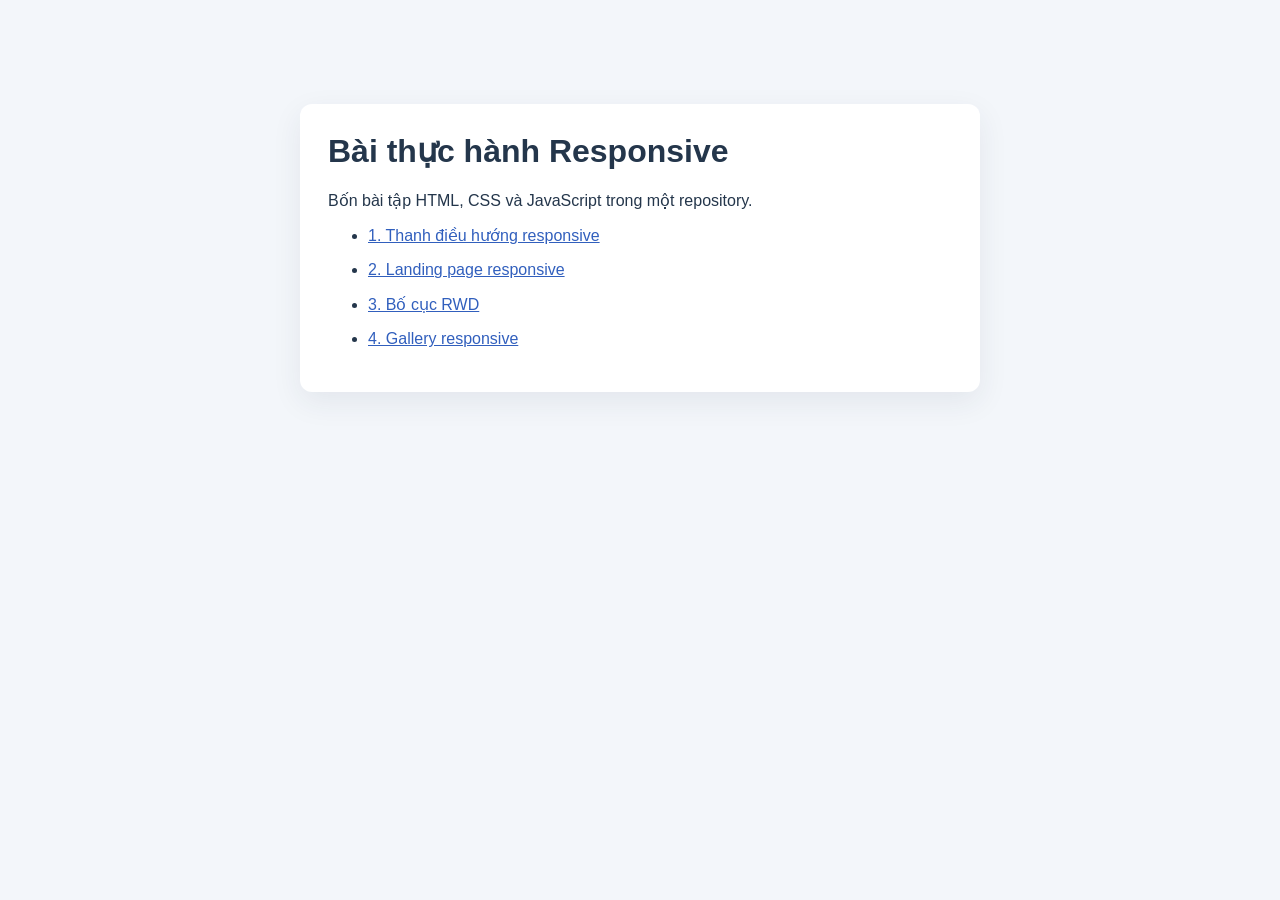
<file: index.html>
<!DOCTYPE html>
<html lang="vi">
<head>
  <meta charset="UTF-8">
  <meta name="viewport" content="width=device-width, initial-scale=1">
  <title>Bài thực hành Responsive</title>
  <link rel="stylesheet" href="style.css">
</head>
<body>
  <main>
    <h1>Bài thực hành Responsive</h1>
    <p>Bốn bài tập HTML, CSS và JavaScript trong một repository.</p>
    <ul>
      <li><a href="responsive-navbar/index.html">1. Thanh điều hướng responsive</a></li>
      <li><a href="landing-page/index.html">2. Landing page responsive</a></li>
      <li><a href="rwd-layout/index.html">3. Bố cục RWD</a></li>
      <li><a href="responsive-gallery/index.html">4. Gallery responsive</a></li>
    </ul>
  </main>
</body>
</html>
</file>
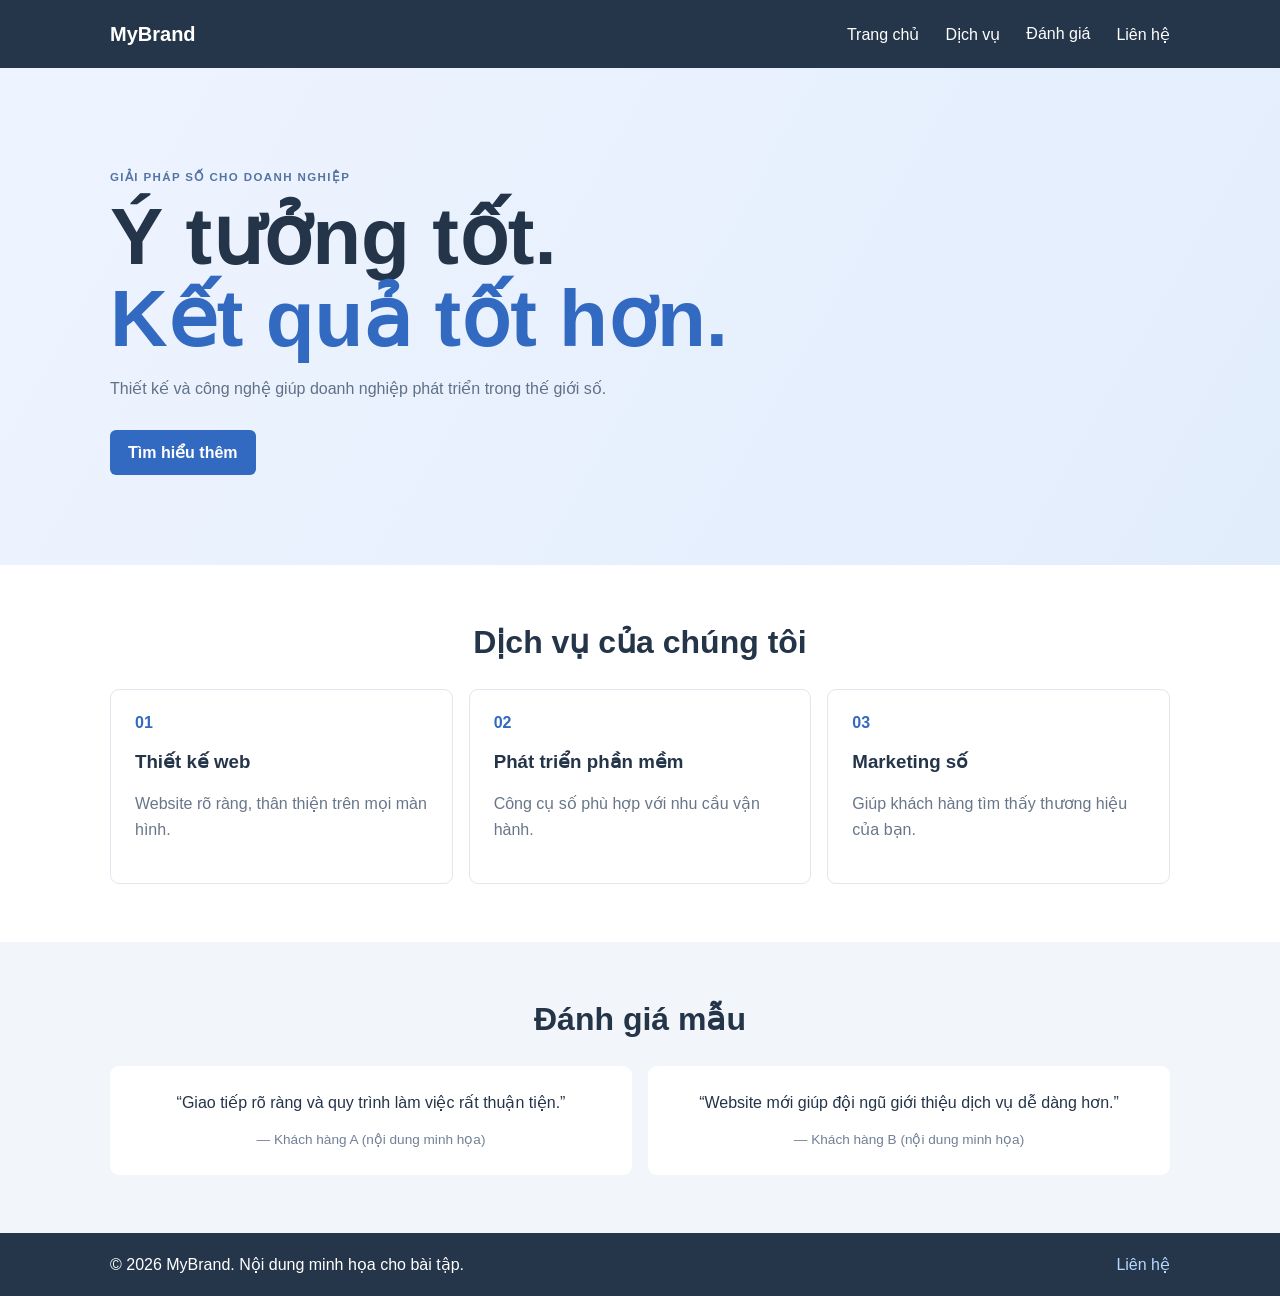
<file: landing-page/index.html>
<!DOCTYPE html>
<html lang="vi">
<head>
  <meta charset="UTF-8">
  <meta name="viewport" content="width=device-width, initial-scale=1">
  <title>MyBrand — Landing Page Responsive</title>
  <link rel="stylesheet" href="style.css">
</head>
<body>
  <header class="header">
    <a class="logo" href="#home">MyBrand</a>
    <nav class="nav" aria-label="Điều hướng">
      <ul><li><a href="#home">Trang chủ</a></li><li><a href="#services">Dịch vụ</a></li><li><a href="#reviews">Đánh giá</a></li><li><a href="#contact">Liên hệ</a></li></ul>
    </nav>
  </header>
  <main>
    <section class="hero" id="home">
      <p class="eyebrow">GIẢI PHÁP SỐ CHO DOANH NGHIỆP</p>
      <h1>Ý tưởng tốt.<br><span>Kết quả tốt hơn.</span></h1>
      <p>Thiết kế và công nghệ giúp doanh nghiệp phát triển trong thế giới số.</p>
      <a class="button" href="#services">Tìm hiểu thêm</a>
    </section>
    <section class="services" id="services">
      <h2>Dịch vụ của chúng tôi</h2>
      <div class="service-container">
        <article class="service"><span>01</span><h3>Thiết kế web</h3><p>Website rõ ràng, thân thiện trên mọi màn hình.</p></article>
        <article class="service"><span>02</span><h3>Phát triển phần mềm</h3><p>Công cụ số phù hợp với nhu cầu vận hành.</p></article>
        <article class="service"><span>03</span><h3>Marketing số</h3><p>Giúp khách hàng tìm thấy thương hiệu của bạn.</p></article>
      </div>
    </section>
    <section class="testimonials" id="reviews">
      <h2>Đánh giá mẫu</h2>
      <div class="testimonial-grid">
        <blockquote>“Giao tiếp rõ ràng và quy trình làm việc rất thuận tiện.”<cite>— Khách hàng A (nội dung minh họa)</cite></blockquote>
        <blockquote>“Website mới giúp đội ngũ giới thiệu dịch vụ dễ dàng hơn.”<cite>— Khách hàng B (nội dung minh họa)</cite></blockquote>
      </div>
    </section>
  </main>
  <footer class="footer" id="contact"><p>© 2026 MyBrand. Nội dung minh họa cho bài tập.</p><a href="mailto:hello@example.com">Liên hệ</a></footer>
</body>
</html>
</file>
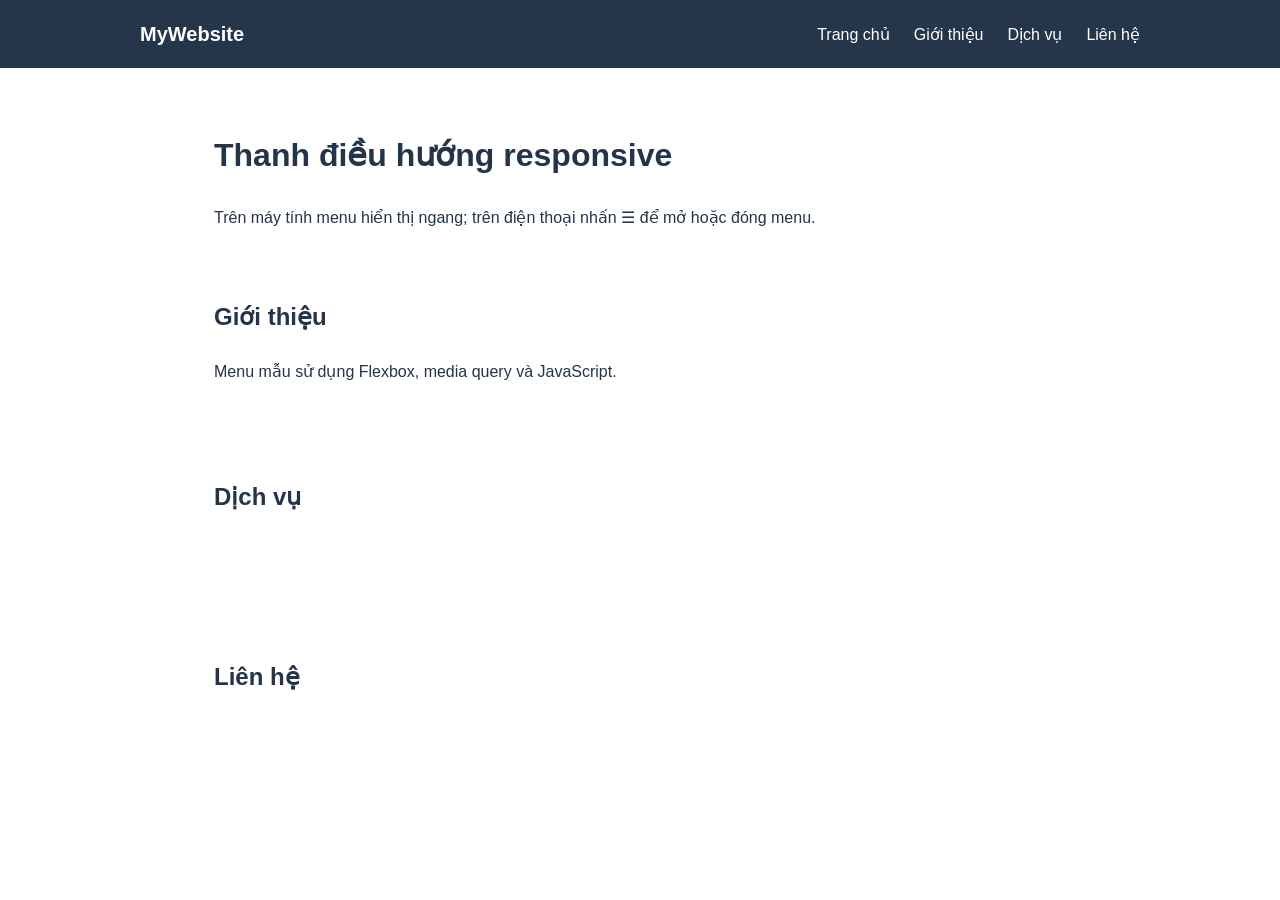
<file: responsive-navbar/index.html>
<!DOCTYPE html>
<html lang="vi">
<head>
  <meta charset="UTF-8">
  <meta name="viewport" content="width=device-width, initial-scale=1">
  <title>Responsive Navbar</title>
  <link rel="stylesheet" href="style.css">
  <script src="script.js" defer></script>
</head>
<body>
  <nav class="navbar" aria-label="Điều hướng chính">
    <a class="logo" href="#home">MyWebsite</a>
    <button class="menu-icon" type="button" aria-label="Mở menu" aria-expanded="false" aria-controls="navLinks">☰</button>
    <ul class="nav-links" id="navLinks">
      <li><a href="#home">Trang chủ</a></li>
      <li><a href="#about">Giới thiệu</a></li>
      <li><a href="#services">Dịch vụ</a></li>
      <li><a href="#contact">Liên hệ</a></li>
    </ul>
  </nav>
  <main id="home">
    <h1>Thanh điều hướng responsive</h1>
    <p>Trên máy tính menu hiển thị ngang; trên điện thoại nhấn ☰ để mở hoặc đóng menu.</p>
    <section id="about"><h2>Giới thiệu</h2><p>Menu mẫu sử dụng Flexbox, media query và JavaScript.</p></section>
    <section id="services"><h2>Dịch vụ</h2></section>
    <section id="contact"><h2>Liên hệ</h2></section>
  </main>
</body>
</html>
</file>
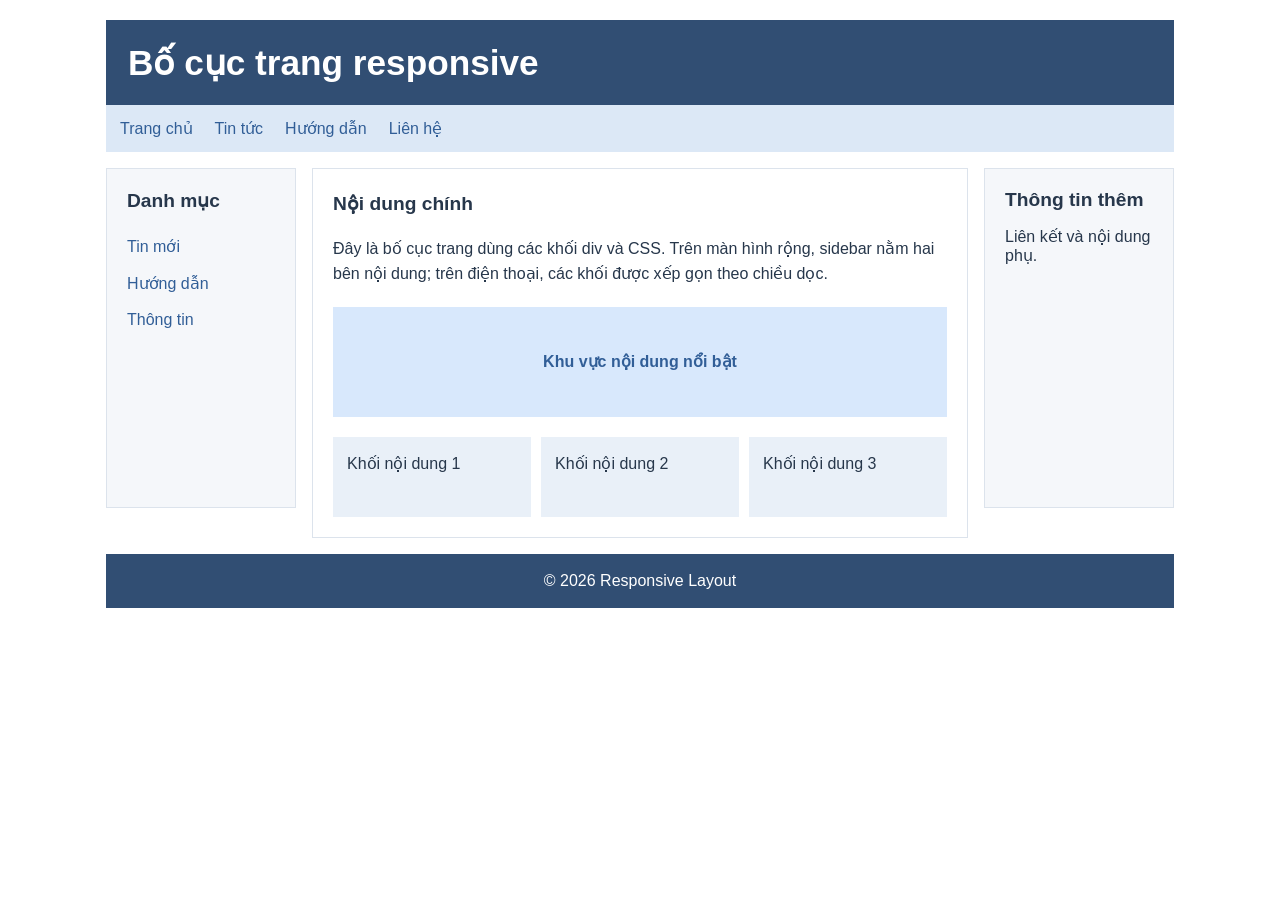
<file: rwd-layout/index.html>
<!DOCTYPE html>
<html lang="vi">
<head>
  <meta charset="UTF-8">
  <meta name="viewport" content="width=device-width, initial-scale=1">
  <title>Bố cục RWD</title>
  <link rel="stylesheet" href="style.css">
</head>
<body>
  <header class="header"><h1>Bố cục trang responsive</h1></header>
  <nav class="nav"><a href="#home">Trang chủ</a><a href="#news">Tin tức</a><a href="#guide">Hướng dẫn</a><a href="#contact">Liên hệ</a></nav>
  <main class="layout" id="home">
    <aside class="side side-left"><h2>Danh mục</h2><a href="#news">Tin mới</a><a href="#guide">Hướng dẫn</a><a href="#contact">Thông tin</a></aside>
    <section class="content" id="news"><h2>Nội dung chính</h2><p>Đây là bố cục trang dùng các khối div và CSS. Trên màn hình rộng, sidebar nằm hai bên nội dung; trên điện thoại, các khối được xếp gọn theo chiều dọc.</p><div class="feature" id="guide">Khu vực nội dung nổi bật</div><div class="cards"><article>Khối nội dung 1</article><article>Khối nội dung 2</article><article>Khối nội dung 3</article></div></section>
    <aside class="side side-right" id="contact"><h2>Thông tin thêm</h2><p>Liên kết và nội dung phụ.</p></aside>
  </main>
  <footer class="footer">© 2026 Responsive Layout</footer>
</body>
</html>
</file>
<file: style.css>
* { box-sizing: border-box; }
body { margin: 0; padding: 32px 20px; background: #f3f6fa; color: #24364b; font: 16px Arial, sans-serif; }
main { max-width: 680px; margin: 8vh auto; padding: 28px; border-radius: 12px; background: white; box-shadow: 0 10px 30px #20334b14; }
h1 { margin-top: 0; }
li { margin: 16px 0; }
a { color: #315fbd; }
</file>
<file: landing-page/style.css>
* { box-sizing: border-box; }
html { scroll-behavior: smooth; }
body { margin: 0; color: #243449; font: 16px Arial, sans-serif; }
a { text-decoration: none; }
.header { min-height: 68px; padding: 14px max(24px, calc((100% - 1060px)/2)); display: flex; align-items: center; justify-content: space-between; gap: 24px; background: #25364b; color: white; }
.logo { color: white; font-size: 1.25rem; font-weight: 800; }
.nav ul { display: flex; flex-wrap: wrap; gap: 26px; margin: 0; padding: 0; list-style: none; }
.nav a { color: white; }
.nav a:hover { color: #9ed9ff; }
.hero { padding: 90px max(24px, calc((100% - 1060px)/2)); background: linear-gradient(120deg, #eef4ff, #e2edfc); }
.eyebrow { color: #5374a5; font-size: .72rem; font-weight: 700; letter-spacing: .12em; }
.hero h1 { margin: 12px 0; font-size: clamp(2.7rem, 7vw, 5rem); line-height: 1.03; }
.hero h1 span { color: #3269c1; }
.hero > p:not(.eyebrow) { max-width: 520px; color: #607087; line-height: 1.6; }
.button { display: inline-block; margin-top: 12px; padding: 13px 18px; border-radius: 6px; background: #3269c1; color: white; font-weight: 700; }
.services, .testimonials { padding: 58px max(24px, calc((100% - 1060px)/2)); text-align: center; }
.services h2, .testimonials h2 { margin: 0 0 28px; font-size: 2rem; }
.service-container, .testimonial-grid { display: grid; grid-template-columns: repeat(3, minmax(0, 1fr)); gap: 16px; }
.service { padding: 24px; border: 1px solid #e1e7ef; border-radius: 9px; text-align: left; }
.service span { color: #3269c1; font-weight: 800; }
.service p { color: #68768a; line-height: 1.6; }
.testimonials { background: #f2f5f9; }
.testimonial-grid { grid-template-columns: repeat(2, minmax(0, 1fr)); }
blockquote { margin: 0; padding: 24px; border-radius: 9px; background: white; line-height: 1.6; }
cite { display: block; margin-top: 14px; color: #718096; font-size: .85rem; font-style: normal; }
.footer { padding: 22px max(24px, calc((100% - 1060px)/2)); display: flex; justify-content: space-between; gap: 16px; background: #25364b; color: white; }
.footer p { margin: 0; }
.footer a { color: #b8d8ff; }
@media (max-width: 700px) {
  .header { align-items: flex-start; flex-direction: column; gap: 12px; }
  .nav ul { gap: 12px 18px; }
  .hero { padding-top: 64px; padding-bottom: 64px; }
  .services, .testimonials { padding-top: 42px; padding-bottom: 42px; }
  .service-container, .testimonial-grid { grid-template-columns: 1fr; }
  .footer { flex-direction: column; }
}
</file>
<file: responsive-navbar/style.css>
* { box-sizing: border-box; }
body { margin: 0; font: 16px Arial, sans-serif; color: #243449; }
.navbar { min-height: 68px; padding: 12px max(20px, calc((100% - 1000px)/2)); display: flex; align-items: center; justify-content: space-between; gap: 20px; background: #26364a; color: white; }
.logo { color: white; font-size: 1.25rem; font-weight: bold; text-decoration: none; }
.nav-links { display: flex; gap: 24px; margin: 0; padding: 0; list-style: none; }
.nav-links a { color: white; text-decoration: none; }
.nav-links a:hover { color: #9ed9ff; }
.menu-icon { display: none; border: 0; background: transparent; color: white; font-size: 1.6rem; cursor: pointer; }
main { max-width: 900px; margin: 60px auto; padding: 0 24px; line-height: 1.7; }
main section { min-height: 180px; padding-top: 30px; }
@media (max-width: 700px) {
  .navbar { position: relative; flex-wrap: wrap; padding: 14px 18px; }
  .menu-icon { display: block; }
  .nav-links { display: none; flex-basis: 100%; flex-direction: column; gap: 0; padding: 6px 0; }
  .nav-links.active { display: flex; }
  .nav-links a { display: block; padding: 12px 4px; }
  main { margin-top: 36px; }
}
</file>
<file: rwd-layout/style.css>
* { box-sizing: border-box; }
body { max-width: 1100px; margin: 20px auto; padding: 0 16px; color: #27374b; font: 16px Arial, sans-serif; }
.header { padding: 22px; background: #314e73; color: white; }
.header h1 { margin: 0; font-size: clamp(1.5rem, 4vw, 2.2rem); }
.nav { padding: 14px; display: flex; flex-wrap: wrap; gap: 22px; background: #dce8f6; }
.nav a, .side a { color: #315e97; text-decoration: none; }
.layout { margin: 16px 0; display: grid; grid-template-columns: 190px minmax(0, 1fr) 190px; gap: 16px; align-items: start; }
.side, .content { min-height: 340px; padding: 20px; border: 1px solid #dce3ec; background: #f5f7fa; }
.side h2, .content h2 { margin-top: 0; font-size: 1.2rem; }
.side a { display: block; padding: 9px 0; }
.content { background: white; line-height: 1.6; }
.feature { min-height: 110px; margin: 20px 0; padding: 20px; display: grid; place-items: center; background: #d8e8fc; color: #315e97; font-weight: 700; }
.cards { display: grid; grid-template-columns: repeat(3, minmax(0, 1fr)); gap: 10px; }
.cards article { min-height: 80px; padding: 14px; background: #e9f0f8; }
.footer { padding: 18px; background: #314e73; color: white; text-align: center; }
@media (max-width: 760px) { .layout { grid-template-columns: 1fr 2fr; } .side-right { grid-column: 1 / -1; min-height: auto; } }
@media (max-width: 520px) { body { margin: 10px auto; padding: 0 10px; } .layout { grid-template-columns: 1fr; } .side, .content { min-height: auto; } .cards { grid-template-columns: 1fr; } }
</file>
